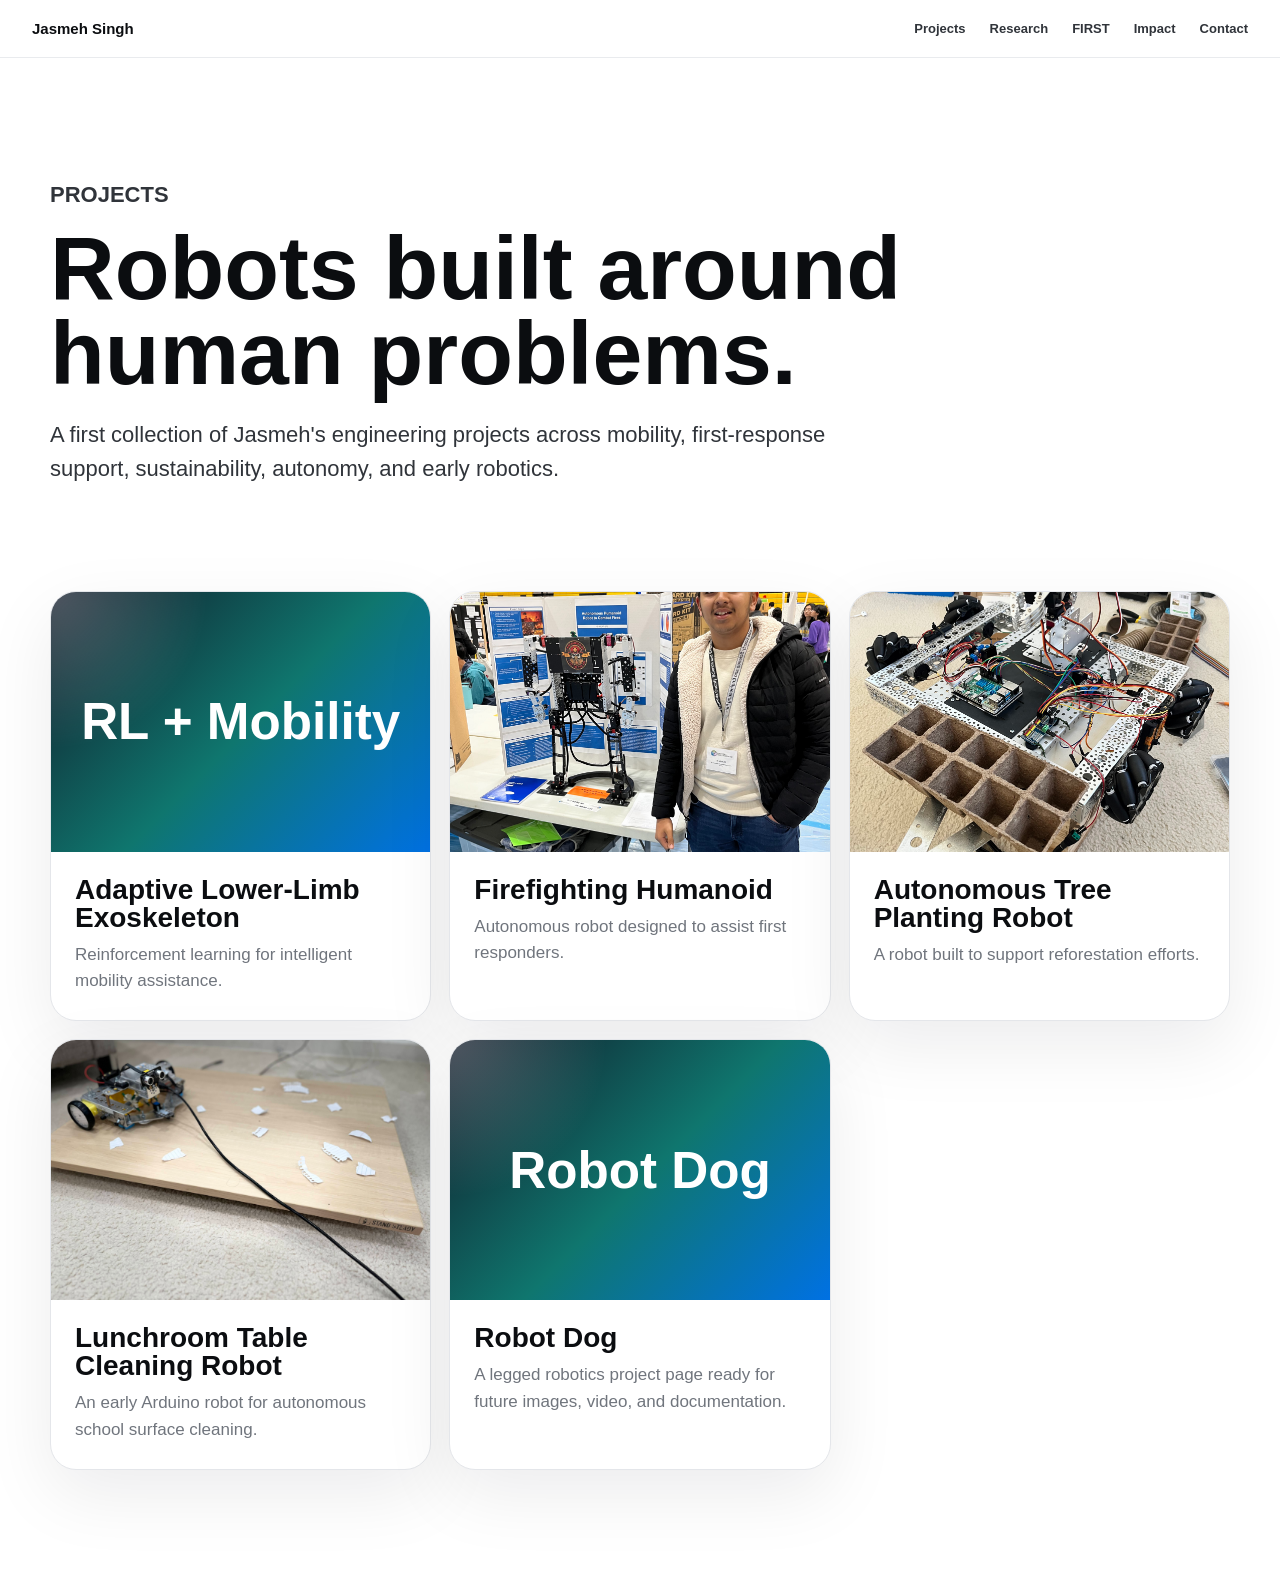
<file: projects/index.html>
<!doctype html>
<html lang="en">
  <head>
    <meta charset="utf-8" />
    <meta name="viewport" content="width=device-width, initial-scale=1" />
    <title>Projects | Jasmeh Singh</title>
    <link rel="stylesheet" href="../styles.css" />
  </head>
  <body>
    <header class="site-header">
      <a class="brand" href="../index.html">Jasmeh Singh</a>
      <nav class="nav" aria-label="Primary navigation">
        <a href="../index.html#projects">Projects</a>
        <a href="../research/index.html">Research</a>
        <a href="../first-robotics.html">FIRST</a>
        <a href="../community-impact.html">Impact</a>
        <a href="../index.html#contact">Contact</a>
      </nav>
    </header>

    <main class="detail-page">
      <section class="detail-hero">
        <p class="eyebrow">Projects</p>
        <h1>Robots built around human problems.</h1>
        <p>
          A first collection of Jasmeh's engineering projects across mobility,
          first-response support, sustainability, autonomy, and early robotics.
        </p>
      </section>

      <section class="detail-grid">
        <a class="detail-card" href="adaptive-lower-limb-exoskeleton.html">
          <div class="project-visual lab-visual"><span>RL + Mobility</span></div>
          <h2>Adaptive Lower-Limb Exoskeleton</h2>
          <p>Reinforcement learning for intelligent mobility assistance.</p>
        </a>
        <a class="detail-card" href="firefighting-humanoid.html">
          <img src="../content/projects/firefighting-humanoid/images/IMG_2344.jpg" alt="Firefighting humanoid robot" />
          <h2>Firefighting Humanoid</h2>
          <p>Autonomous robot designed to assist first responders.</p>
        </a>
        <a class="detail-card" href="tree-planting-robot.html">
          <img src="../content/projects/tree-planting-robot/images/IMG_1695.jpg" alt="Tree planting robot" />
          <h2>Autonomous Tree Planting Robot</h2>
          <p>A robot built to support reforestation efforts.</p>
        </a>
        <a class="detail-card" href="lunchroom-table-cleaning-robot.html">
          <img src="../content/projects/lunchroom-table-cleaning-robot/images/IMG_0668.jpg" alt="Lunchroom table cleaning robot" />
          <h2>Lunchroom Table Cleaning Robot</h2>
          <p>An early Arduino robot for autonomous school surface cleaning.</p>
        </a>
        <a class="detail-card" href="robot-dog.html">
          <div class="project-visual lab-visual"><span>Robot Dog</span></div>
          <h2>Robot Dog</h2>
          <p>A legged robotics project page ready for future images, video, and documentation.</p>
        </a>
      </section>
    </main>
  </body>
</html>
</file>
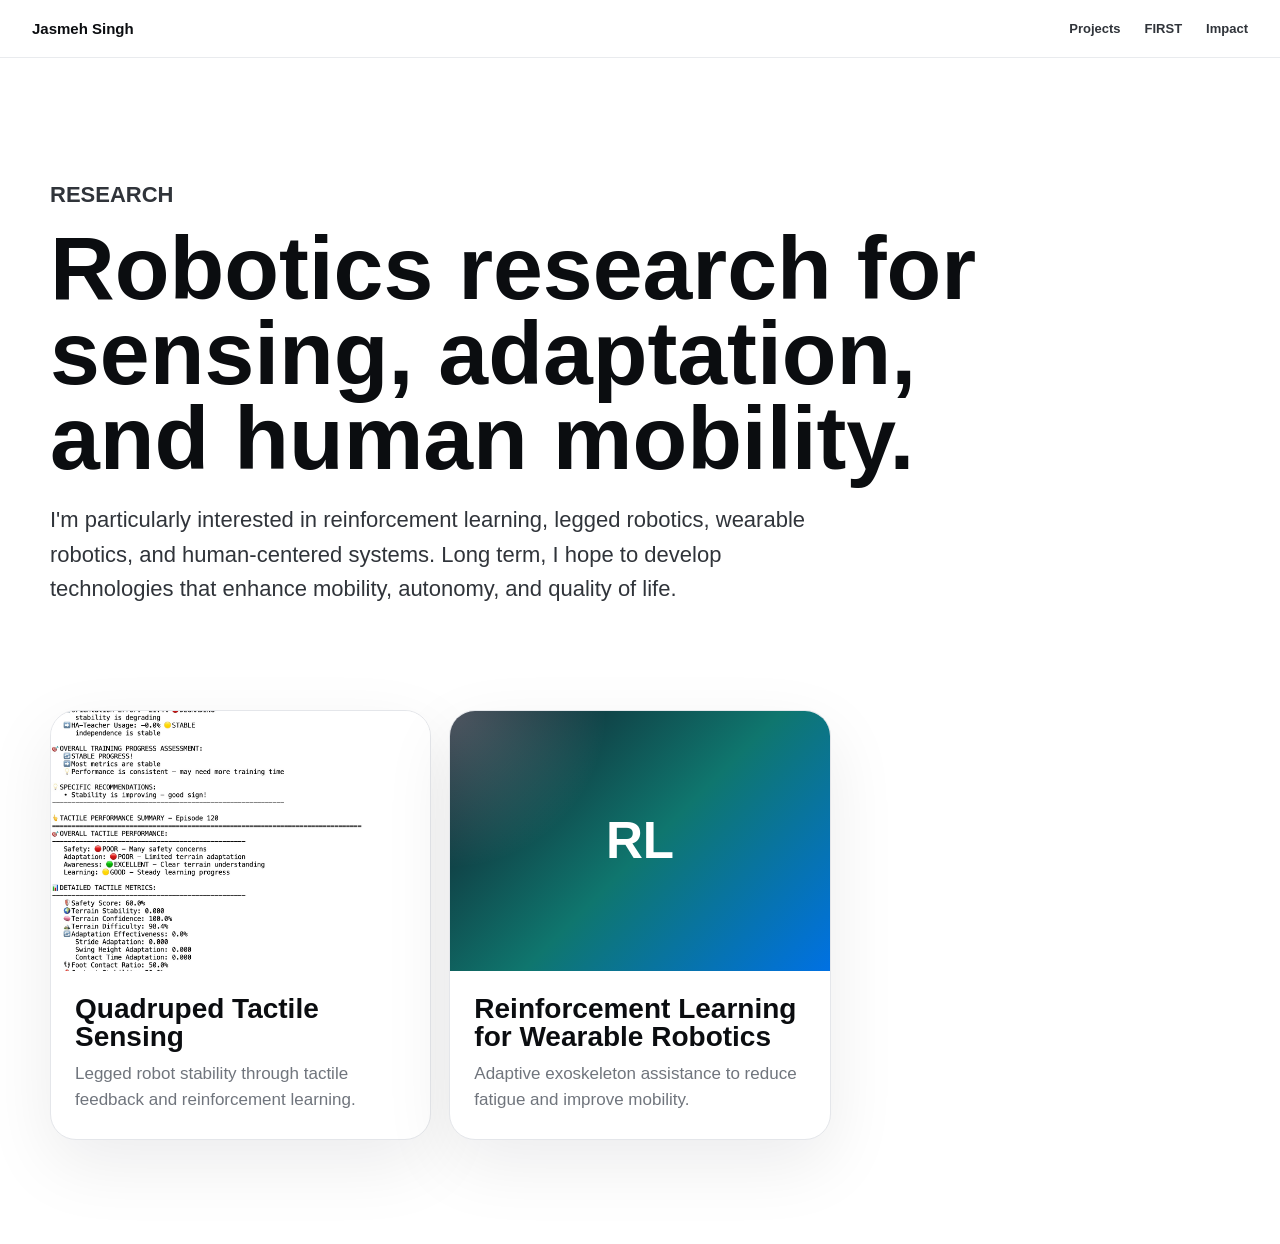
<file: research/index.html>
<!doctype html>
<html lang="en">
  <head>
    <meta charset="utf-8" />
    <meta name="viewport" content="width=device-width, initial-scale=1" />
    <title>Research | Jasmeh Singh</title>
    <link rel="stylesheet" href="../styles.css" />
  </head>
  <body>
    <header class="site-header">
      <a class="brand" href="../index.html">Jasmeh Singh</a>
      <nav class="nav"><a href="../projects/index.html">Projects</a><a href="../first-robotics.html">FIRST</a><a href="../community-impact.html">Impact</a></nav>
    </header>
    <main class="detail-page">
      <section class="detail-hero">
        <p class="eyebrow">Research</p>
        <h1>Robotics research for sensing, adaptation, and human mobility.</h1>
        <p>
          I'm particularly interested in reinforcement learning, legged robotics,
          wearable robotics, and human-centered systems. Long term, I hope to develop
          technologies that enhance mobility, autonomy, and quality of life.
        </p>
      </section>
      <section class="detail-grid">
        <a class="detail-card" href="quadruped-tactile-sensing.html">
          <img src="../content/research/quadruped-tactile-sensing-prof-cao-case-western-uni/images/simulation%20result.jpeg" alt="Quadruped simulation" />
          <h2>Quadruped Tactile Sensing</h2>
          <p>Legged robot stability through tactile feedback and reinforcement learning.</p>
        </a>
        <a class="detail-card" href="rl-wearable-robotics.html">
          <div class="project-visual lab-visual"><span>RL</span></div>
          <h2>Reinforcement Learning for Wearable Robotics</h2>
          <p>Adaptive exoskeleton assistance to reduce fatigue and improve mobility.</p>
        </a>
      </section>
    </main>
  </body>
</html>
</file>
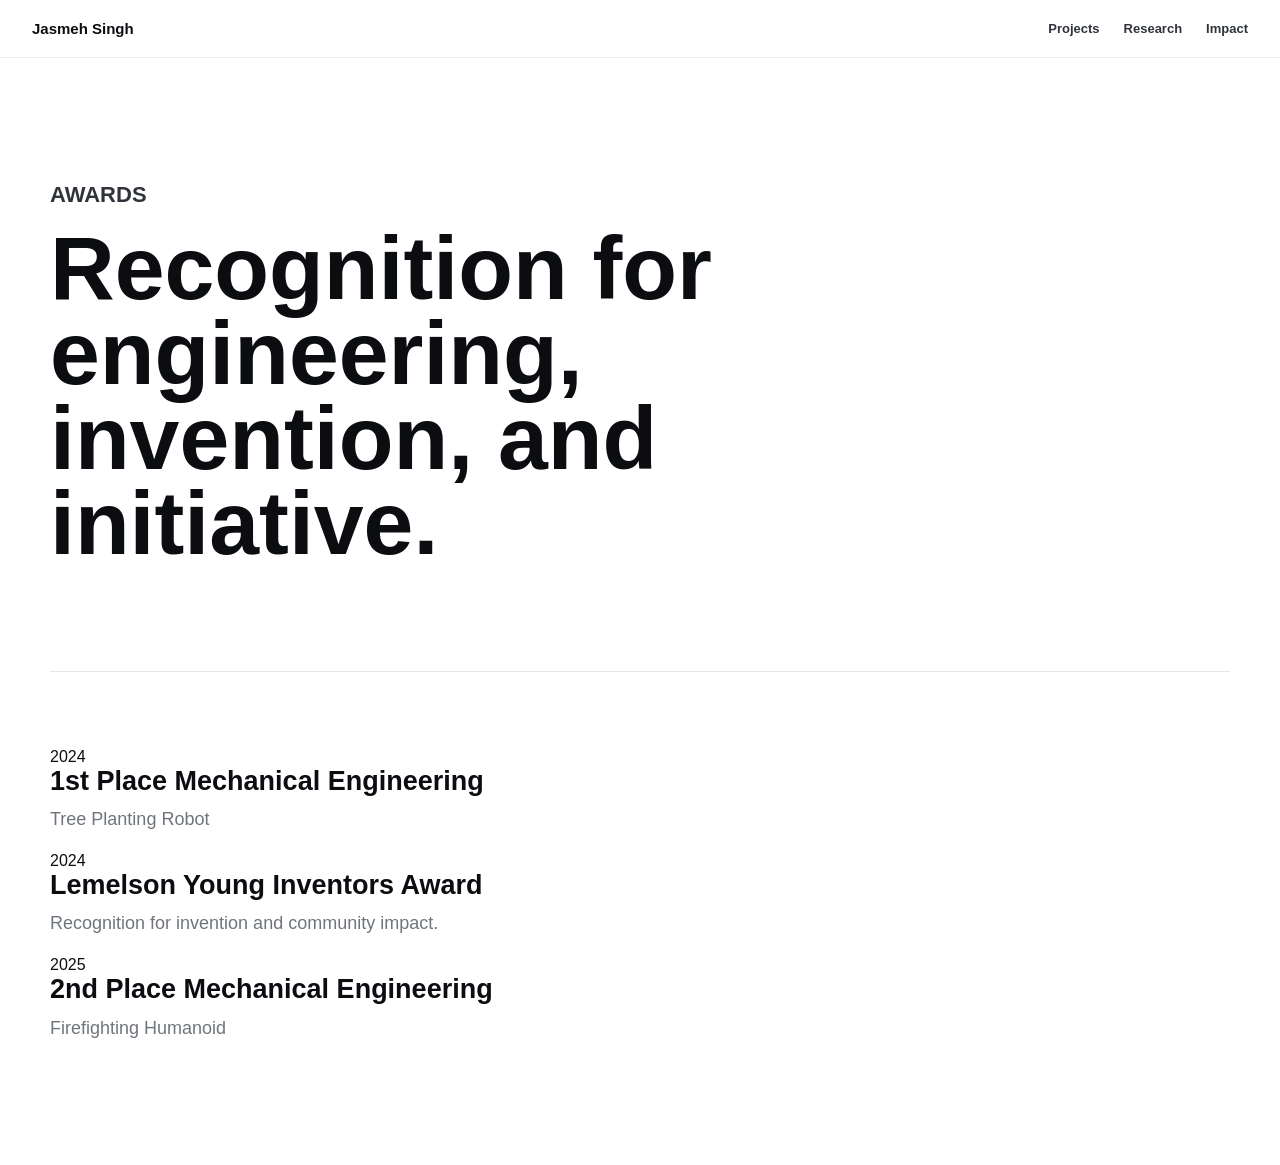
<file: awards.html>
<!doctype html>
<html lang="en">
  <head>
    <meta charset="utf-8" />
    <meta name="viewport" content="width=device-width, initial-scale=1" />
    <title>Awards | Jasmeh Singh</title>
    <link rel="stylesheet" href="styles.css" />
  </head>
  <body>
    <header class="site-header">
      <a class="brand" href="index.html">Jasmeh Singh</a>
      <nav class="nav"><a href="projects/index.html">Projects</a><a href="research/index.html">Research</a><a href="community-impact.html">Impact</a></nav>
    </header>
    <main class="detail-page">
      <section class="detail-hero">
        <p class="eyebrow">Awards</p>
        <h1>Recognition for engineering, invention, and initiative.</h1>
      </section>
      <section class="media-section">
        <div class="award-timeline">
          <article><span>2024</span><h3>1st Place Mechanical Engineering</h3><p>Tree Planting Robot</p></article>
          <article><span>2024</span><h3>Lemelson Young Inventors Award</h3><p>Recognition for invention and community impact.</p></article>
          <article><span>2025</span><h3>2nd Place Mechanical Engineering</h3><p>Firefighting Humanoid</p></article>
        </div>
      </section>
    </main>
  </body>
</html>
</file>
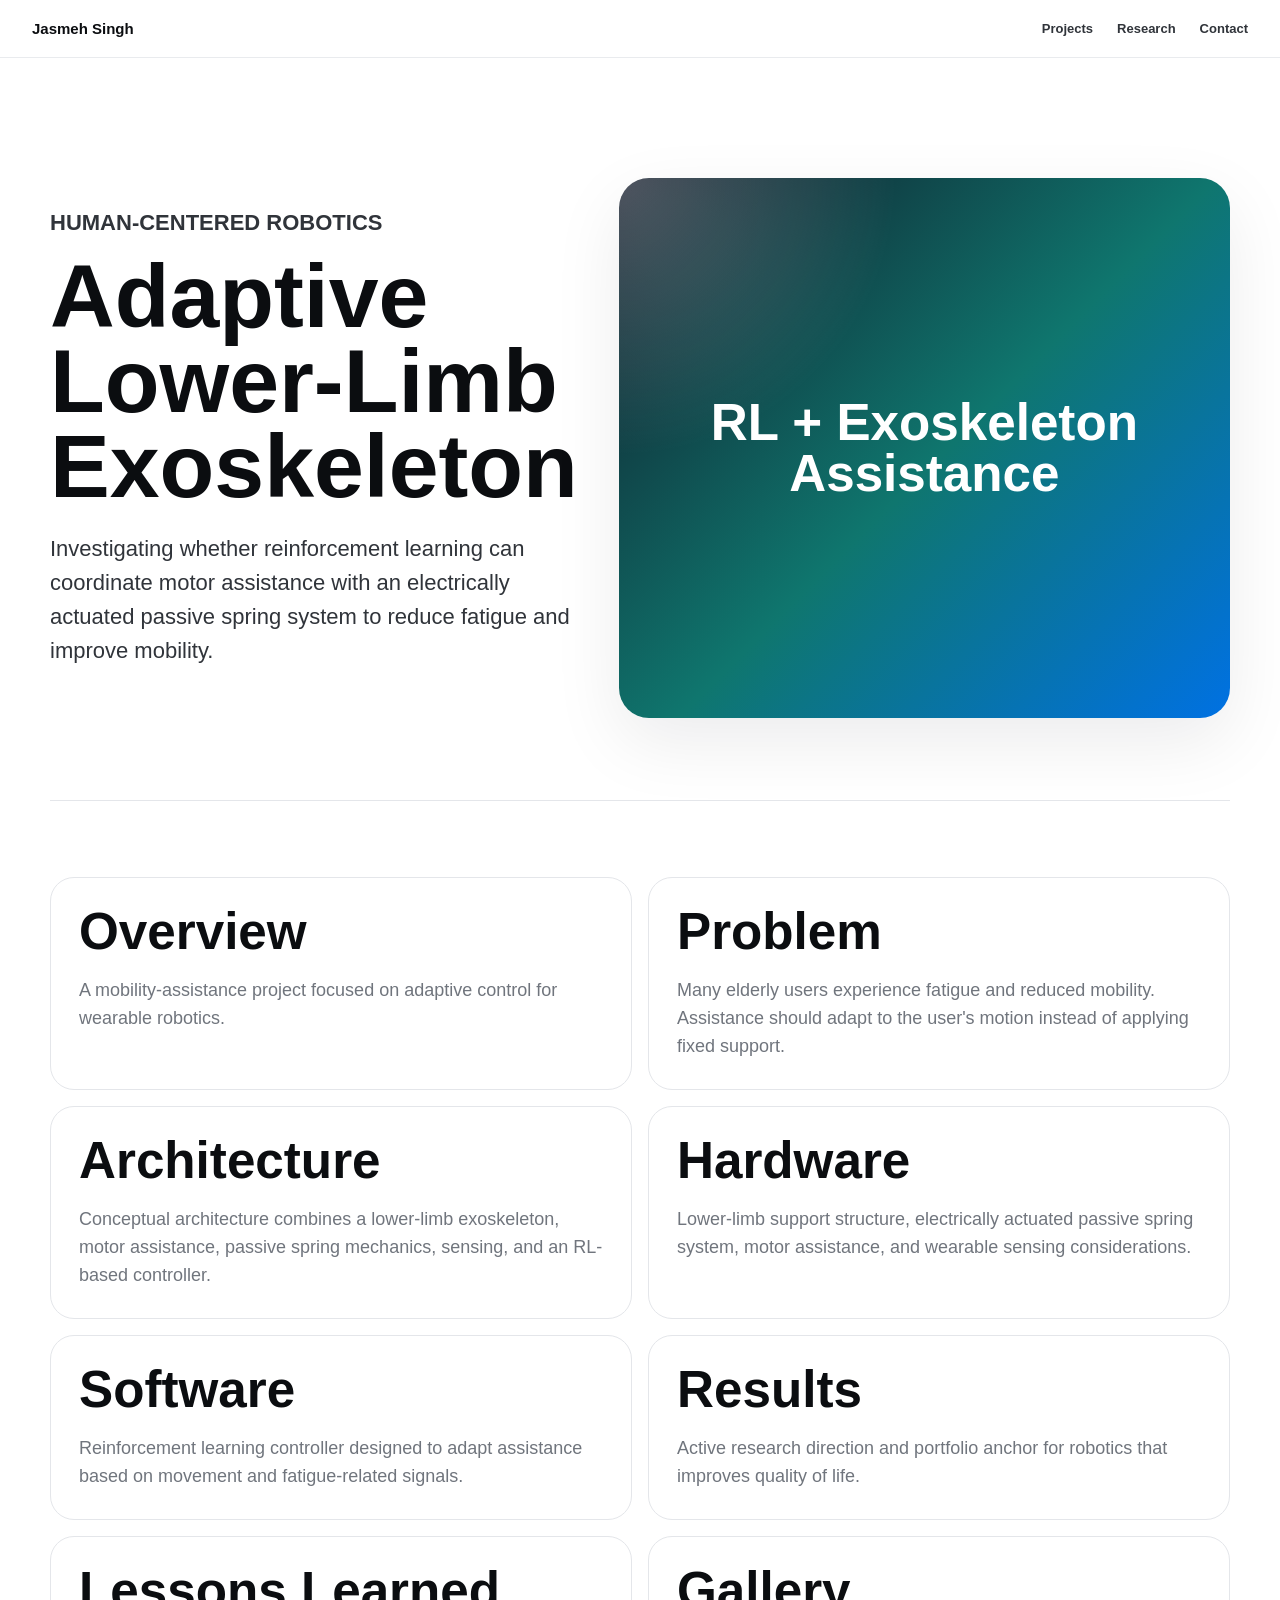
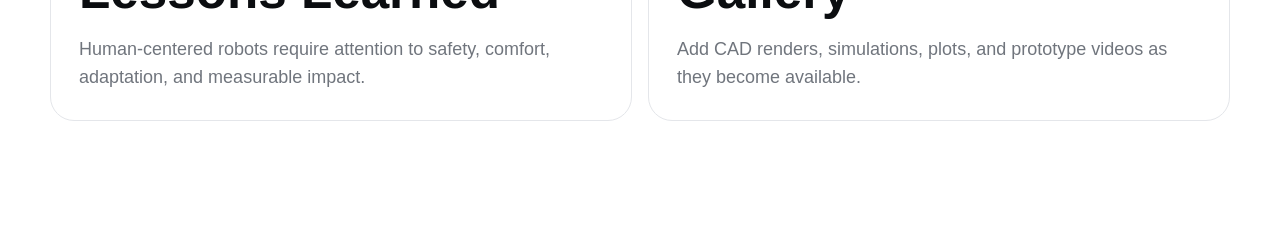
<file: projects/adaptive-lower-limb-exoskeleton.html>
<!doctype html>
<html lang="en">
  <head>
    <meta charset="utf-8" />
    <meta name="viewport" content="width=device-width, initial-scale=1" />
    <title>Adaptive Lower-Limb Exoskeleton | Jasmeh Singh</title>
    <link rel="stylesheet" href="../styles.css" />
  </head>
  <body>
    <header class="site-header">
      <a class="brand" href="../index.html">Jasmeh Singh</a>
      <nav class="nav"><a href="index.html">Projects</a><a href="../research/index.html">Research</a><a href="../index.html#contact">Contact</a></nav>
    </header>
    <main class="detail-page">
      <section class="project-detail-hero">
        <div>
          <p class="eyebrow">Human-Centered Robotics</p>
          <h1>Adaptive Lower-Limb Exoskeleton</h1>
          <p>Investigating whether reinforcement learning can coordinate motor assistance with an electrically actuated passive spring system to reduce fatigue and improve mobility.</p>
        </div>
        <div class="detail-visual">RL + Exoskeleton Assistance</div>
      </section>

      <section class="case-section">
        <div class="case-grid">
          <article class="case-card"><h2>Overview</h2><p>A mobility-assistance project focused on adaptive control for wearable robotics.</p></article>
          <article class="case-card"><h2>Problem</h2><p>Many elderly users experience fatigue and reduced mobility. Assistance should adapt to the user's motion instead of applying fixed support.</p></article>
          <article class="case-card"><h2>Architecture</h2><p>Conceptual architecture combines a lower-limb exoskeleton, motor assistance, passive spring mechanics, sensing, and an RL-based controller.</p></article>
          <article class="case-card"><h2>Hardware</h2><p>Lower-limb support structure, electrically actuated passive spring system, motor assistance, and wearable sensing considerations.</p></article>
          <article class="case-card"><h2>Software</h2><p>Reinforcement learning controller designed to adapt assistance based on movement and fatigue-related signals.</p></article>
          <article class="case-card"><h2>Results</h2><p>Active research direction and portfolio anchor for robotics that improves quality of life.</p></article>
          <article class="case-card"><h2>Lessons Learned</h2><p>Human-centered robots require attention to safety, comfort, adaptation, and measurable impact.</p></article>
          <article class="case-card"><h2>Gallery</h2><p>Add CAD renders, simulations, plots, and prototype videos as they become available.</p></article>
        </div>
      </section>
    </main>
  </body>
</html>
</file>
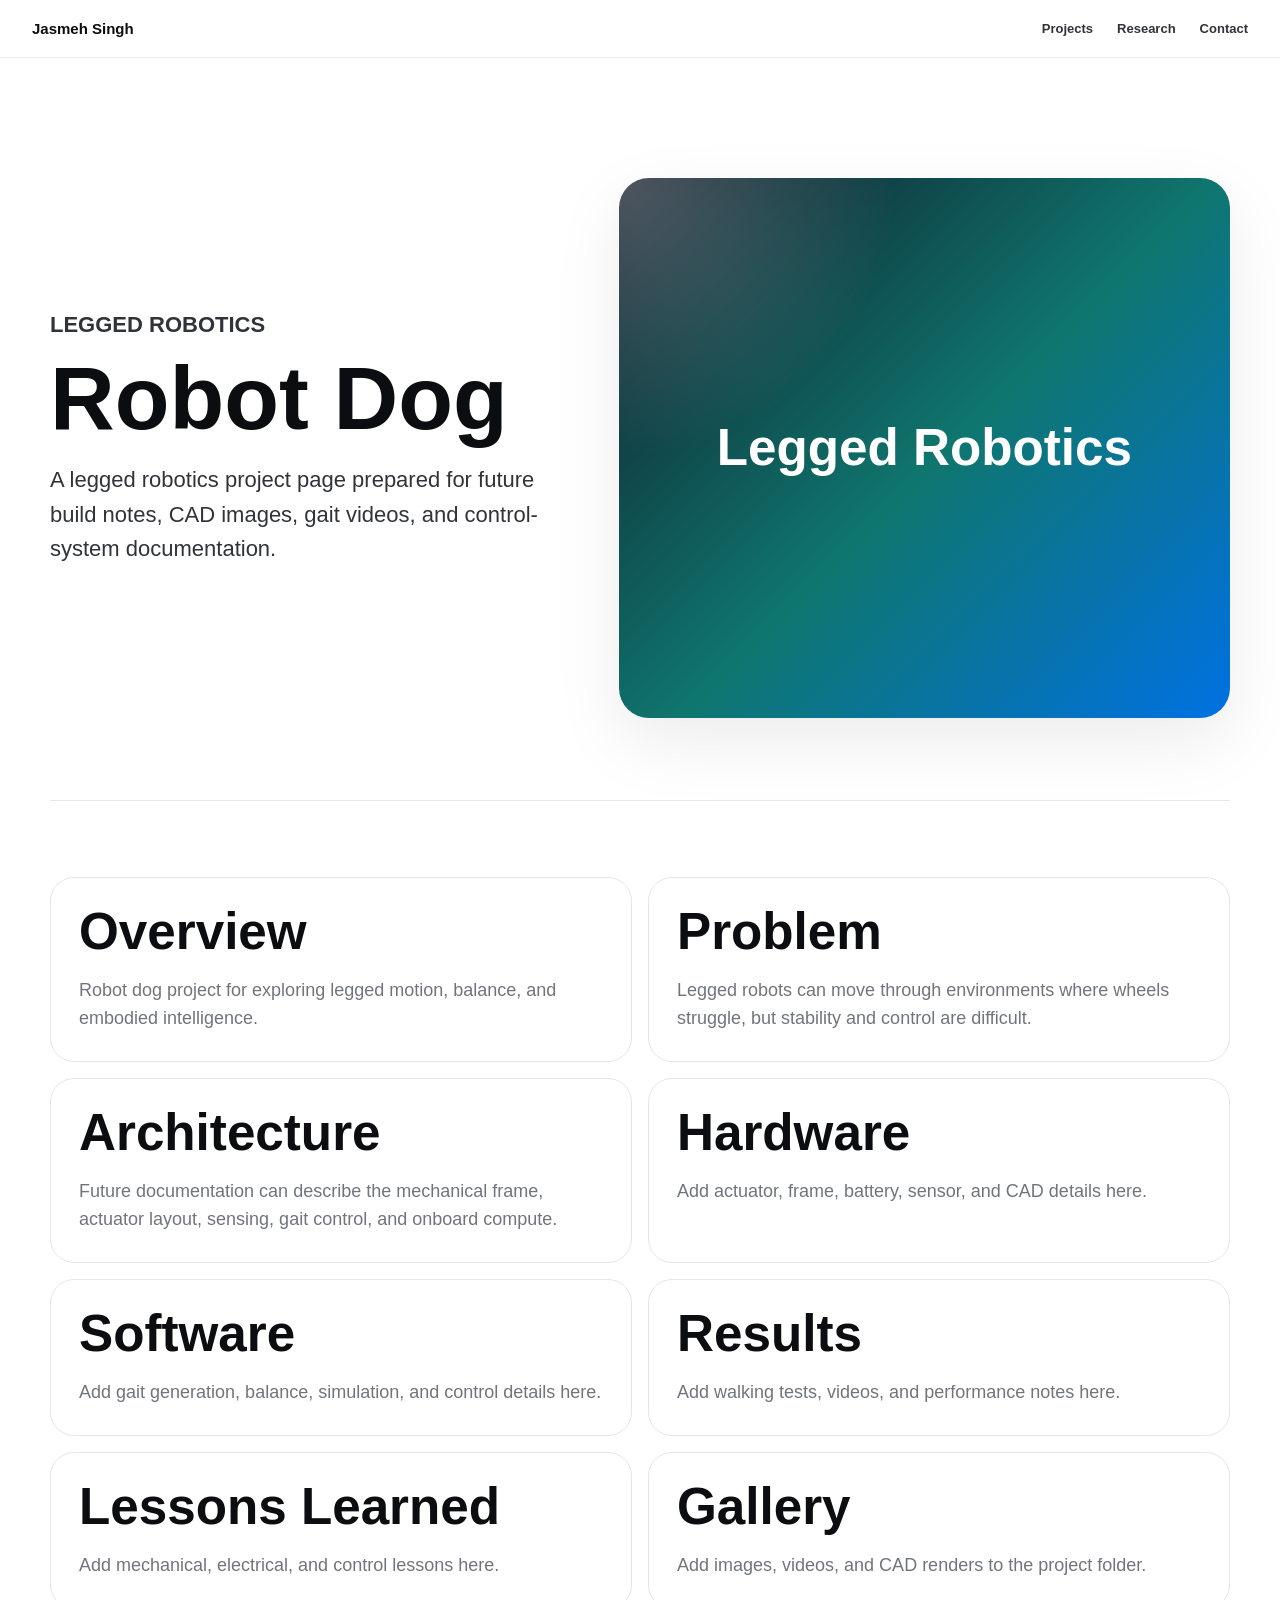
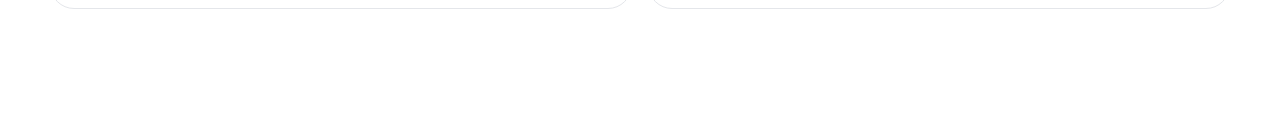
<file: projects/robot-dog.html>
<!doctype html>
<html lang="en">
  <head>
    <meta charset="utf-8" />
    <meta name="viewport" content="width=device-width, initial-scale=1" />
    <title>Robot Dog | Jasmeh Singh</title>
    <link rel="stylesheet" href="../styles.css" />
  </head>
  <body>
    <header class="site-header">
      <a class="brand" href="../index.html">Jasmeh Singh</a>
      <nav class="nav"><a href="index.html">Projects</a><a href="../research/index.html">Research</a><a href="../index.html#contact">Contact</a></nav>
    </header>
    <main class="detail-page">
      <section class="project-detail-hero">
        <div>
          <p class="eyebrow">Legged Robotics</p>
          <h1>Robot Dog</h1>
          <p>A legged robotics project page prepared for future build notes, CAD images, gait videos, and control-system documentation.</p>
        </div>
        <div class="detail-visual">Legged Robotics</div>
      </section>

      <section class="case-section">
        <div class="case-grid">
          <article class="case-card"><h2>Overview</h2><p>Robot dog project for exploring legged motion, balance, and embodied intelligence.</p></article>
          <article class="case-card"><h2>Problem</h2><p>Legged robots can move through environments where wheels struggle, but stability and control are difficult.</p></article>
          <article class="case-card"><h2>Architecture</h2><p>Future documentation can describe the mechanical frame, actuator layout, sensing, gait control, and onboard compute.</p></article>
          <article class="case-card"><h2>Hardware</h2><p>Add actuator, frame, battery, sensor, and CAD details here.</p></article>
          <article class="case-card"><h2>Software</h2><p>Add gait generation, balance, simulation, and control details here.</p></article>
          <article class="case-card"><h2>Results</h2><p>Add walking tests, videos, and performance notes here.</p></article>
          <article class="case-card"><h2>Lessons Learned</h2><p>Add mechanical, electrical, and control lessons here.</p></article>
          <article class="case-card"><h2>Gallery</h2><p>Add images, videos, and CAD renders to the project folder.</p></article>
        </div>
      </section>
    </main>
  </body>
</html>
</file>
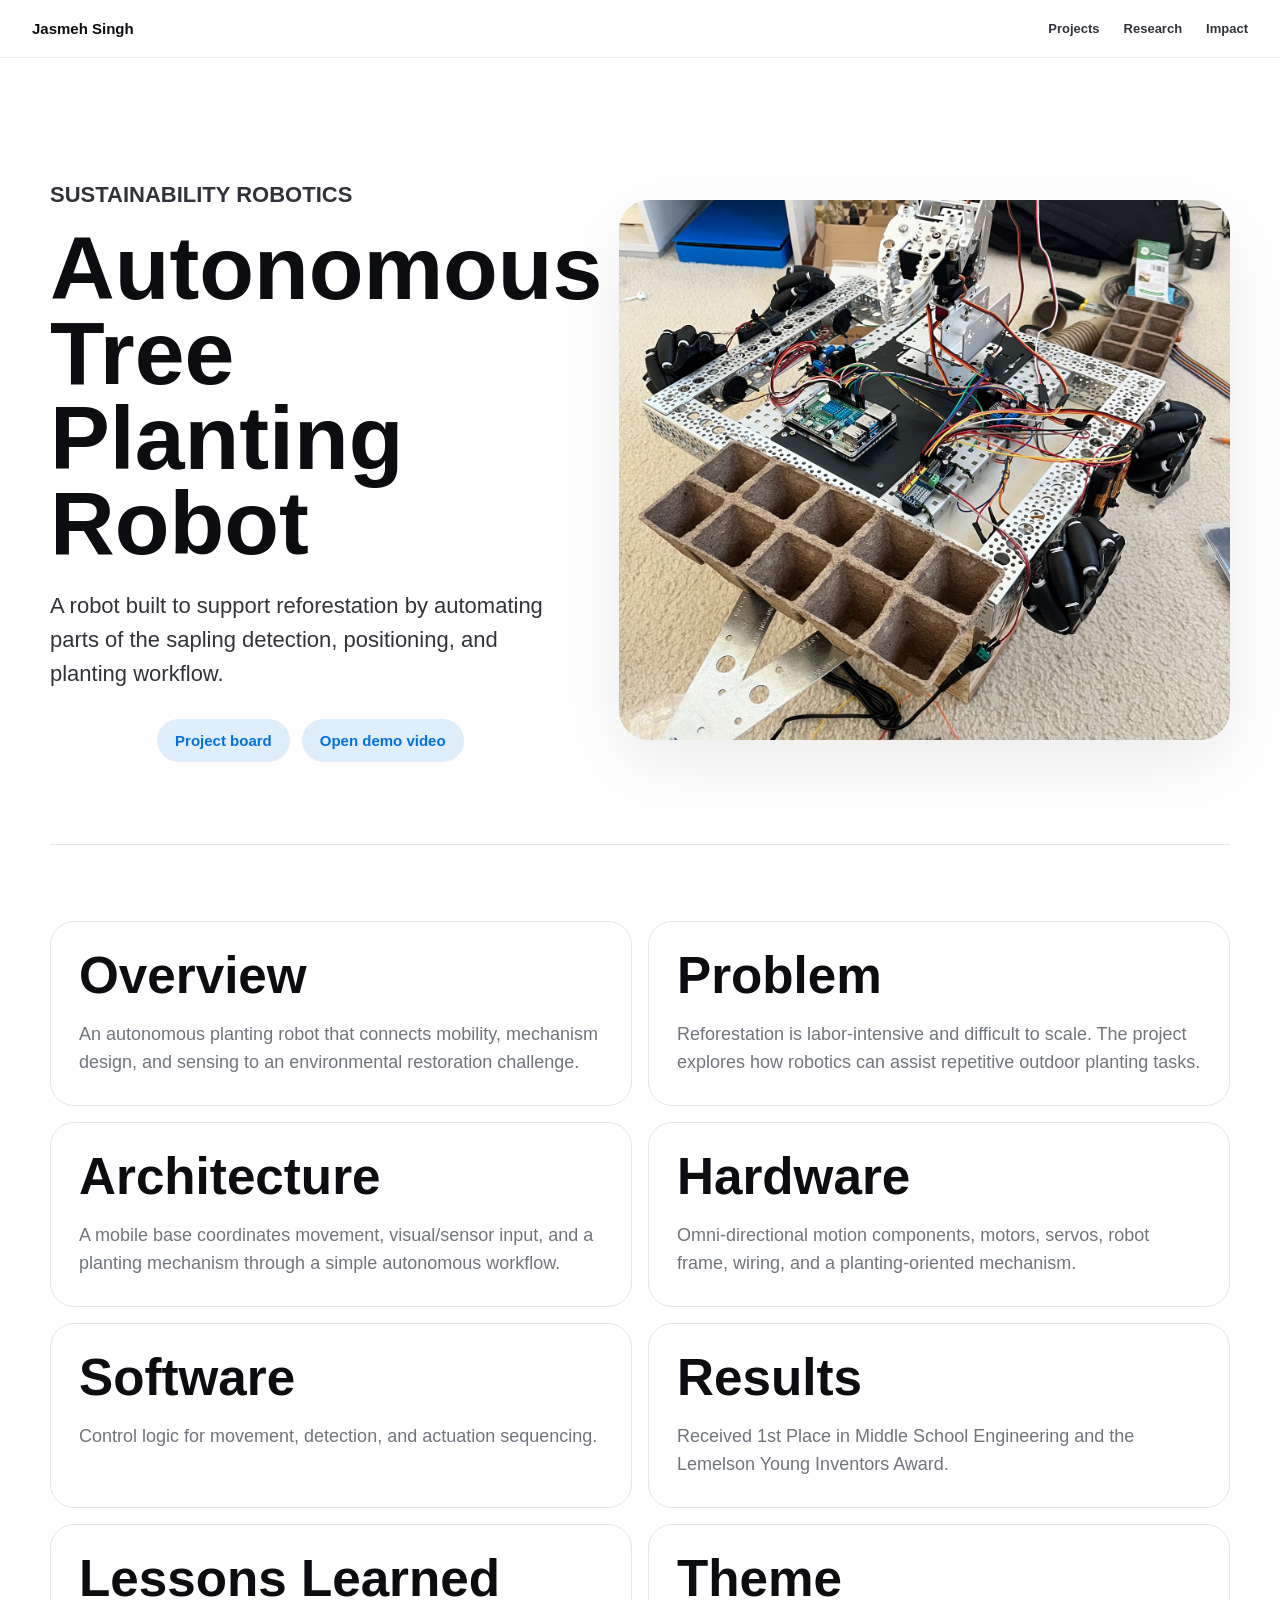
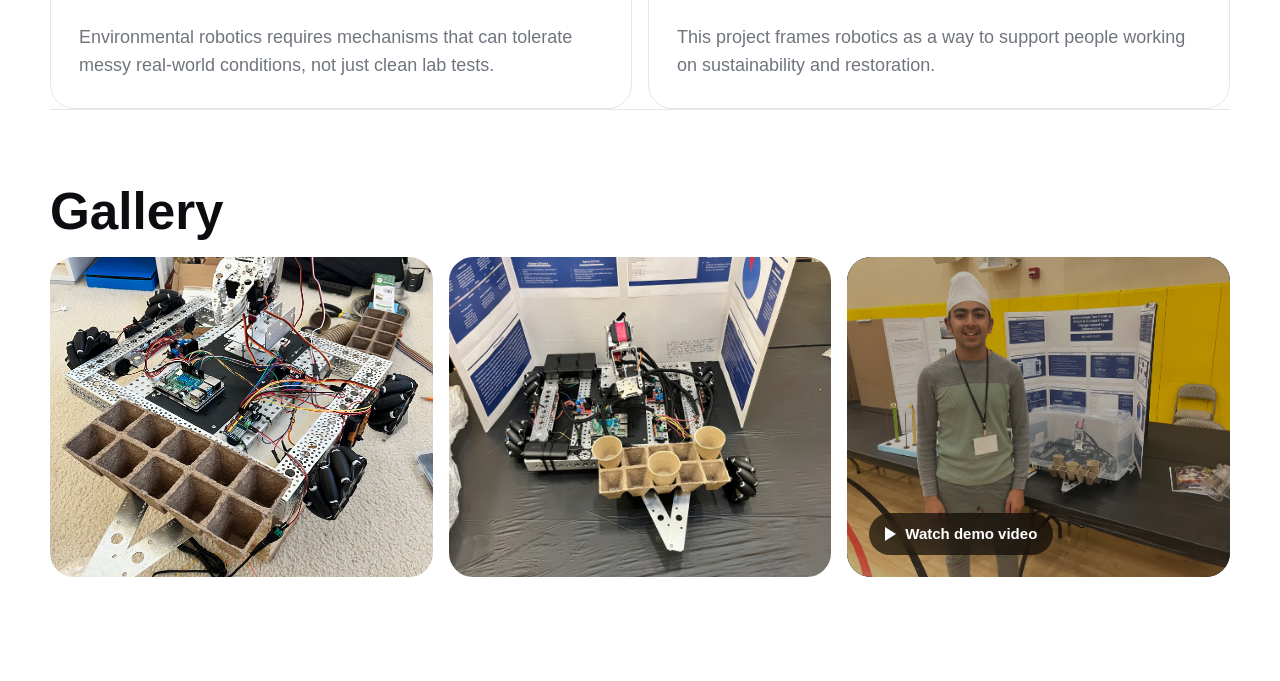
<file: projects/tree-planting-robot.html>
<!doctype html>
<html lang="en">
  <head>
    <meta charset="utf-8" />
    <meta name="viewport" content="width=device-width, initial-scale=1" />
    <title>Autonomous Tree Planting Robot | Jasmeh Singh</title>
    <link rel="stylesheet" href="../styles.css" />
  </head>
  <body>
    <header class="site-header">
      <a class="brand" href="../index.html">Jasmeh Singh</a>
      <nav class="nav"><a href="index.html">Projects</a><a href="../research/index.html">Research</a><a href="../community-impact.html">Impact</a></nav>
    </header>
    <main class="detail-page">
      <section class="project-detail-hero">
        <div>
          <p class="eyebrow">Sustainability Robotics</p>
          <h1>Autonomous Tree Planting Robot</h1>
          <p>A robot built to support reforestation by automating parts of the sapling detection, positioning, and planting workflow.</p>
          <div class="detail-actions">
            <a href="../content/projects/tree-planting-robot/documents/Slides%20for%20Actual%20Board.pdf">Project board</a>
            <a href="../content/projects/tree-planting-robot/videos/IMG_1710.MOV">Open demo video</a>
          </div>
        </div>
        <img src="../content/projects/tree-planting-robot/images/IMG_1695.jpg" alt="Tree planting robot prototype" />
      </section>

      <section class="case-section">
        <div class="case-grid">
          <article class="case-card"><h2>Overview</h2><p>An autonomous planting robot that connects mobility, mechanism design, and sensing to an environmental restoration challenge.</p></article>
          <article class="case-card"><h2>Problem</h2><p>Reforestation is labor-intensive and difficult to scale. The project explores how robotics can assist repetitive outdoor planting tasks.</p></article>
          <article class="case-card"><h2>Architecture</h2><p>A mobile base coordinates movement, visual/sensor input, and a planting mechanism through a simple autonomous workflow.</p></article>
          <article class="case-card"><h2>Hardware</h2><p>Omni-directional motion components, motors, servos, robot frame, wiring, and a planting-oriented mechanism.</p></article>
          <article class="case-card"><h2>Software</h2><p>Control logic for movement, detection, and actuation sequencing.</p></article>
          <article class="case-card"><h2>Results</h2><p>Received 1st Place in Middle School Engineering and the Lemelson Young Inventors Award.</p></article>
          <article class="case-card"><h2>Lessons Learned</h2><p>Environmental robotics requires mechanisms that can tolerate messy real-world conditions, not just clean lab tests.</p></article>
          <article class="case-card"><h2>Theme</h2><p>This project frames robotics as a way to support people working on sustainability and restoration.</p></article>
        </div>
      </section>

      <section class="media-section">
        <h2>Gallery</h2>
        <div class="media-grid">
          <img src="../content/projects/tree-planting-robot/images/IMG_1695.jpg" alt="Tree planting robot build" />
          <img src="../content/projects/tree-planting-robot/images/IMG_1711.jpg" alt="Tree planting robot display" />
          <a class="video-card" href="../content/projects/tree-planting-robot/videos/IMG_1710.MOV" aria-label="Open autonomous tree planting robot demo video">
            <img src="../content/projects/tree-planting-robot/images/IMG_1712.jpg" alt="Autonomous tree planting robot demo preview" />
            <span>Watch demo video</span>
          </a>
        </div>
      </section>
    </main>
  </body>
</html>
</file>
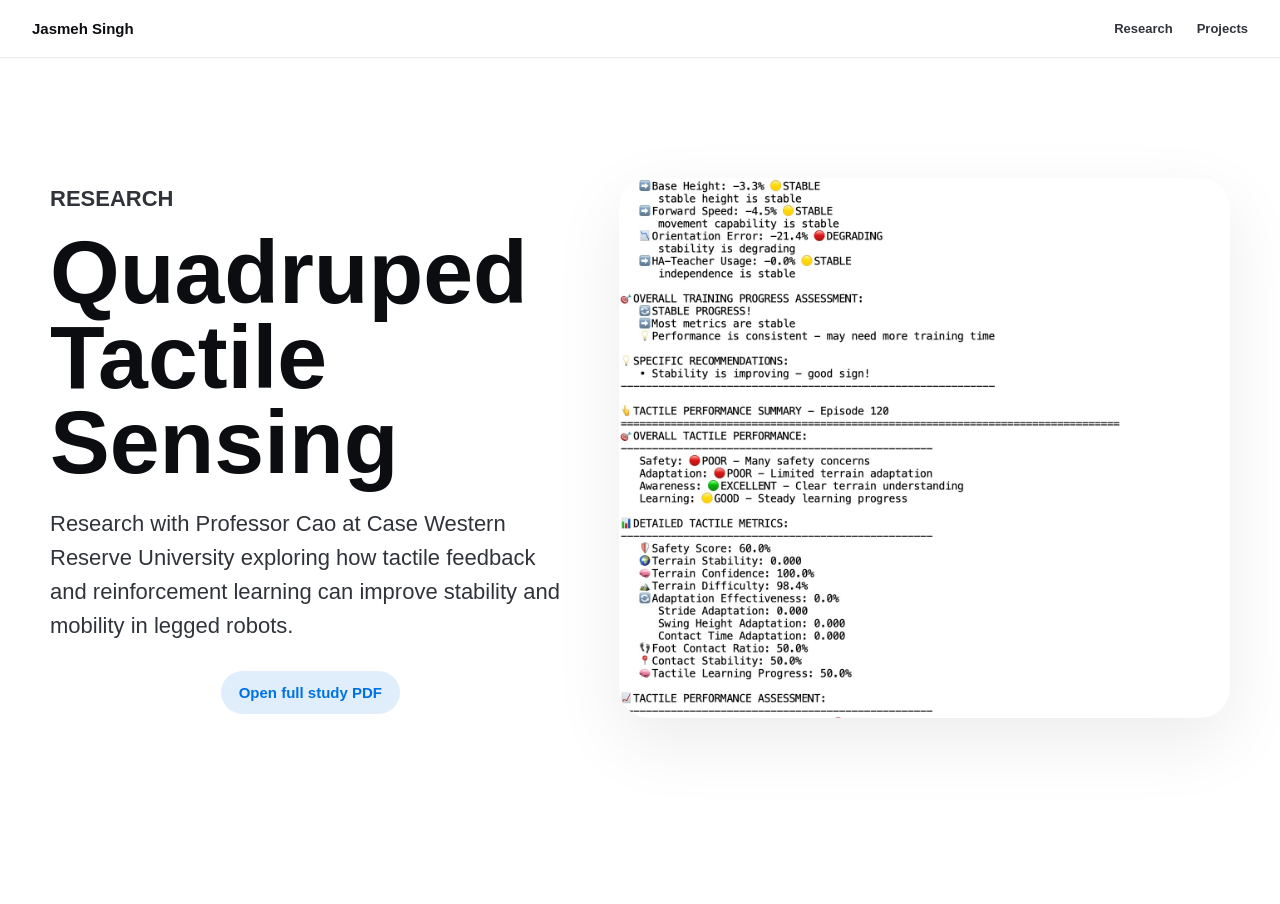
<file: research/quadruped-tactile-sensing.html>
<!doctype html>
<html lang="en">
  <head>
    <meta charset="utf-8" />
    <meta name="viewport" content="width=device-width, initial-scale=1" />
    <title>Quadruped Tactile Sensing | Jasmeh Singh</title>
    <link rel="stylesheet" href="../styles.css" />
  </head>
  <body>
    <header class="site-header">
      <a class="brand" href="../index.html">Jasmeh Singh</a>
      <nav class="nav"><a href="index.html">Research</a><a href="../projects/index.html">Projects</a></nav>
    </header>
    <main class="detail-page">
      <section class="project-detail-hero">
        <div>
          <p class="eyebrow">Research</p>
          <h1>Quadruped Tactile Sensing</h1>
          <p>Research with Professor Cao at Case Western Reserve University exploring how tactile feedback and reinforcement learning can improve stability and mobility in legged robots.</p>
          <div class="detail-actions">
            <a href="../content/research/quadruped-tactile-sensing-prof-cao-case-western-uni/publications/Full%20study.pdf">Open full study PDF</a>
          </div>
        </div>
        <img src="../content/research/quadruped-tactile-sensing-prof-cao-case-western-uni/images/simulation%20result.jpeg" alt="Quadruped tactile sensing simulation" />
      </section>
    </main>
  </body>
</html>
</file>
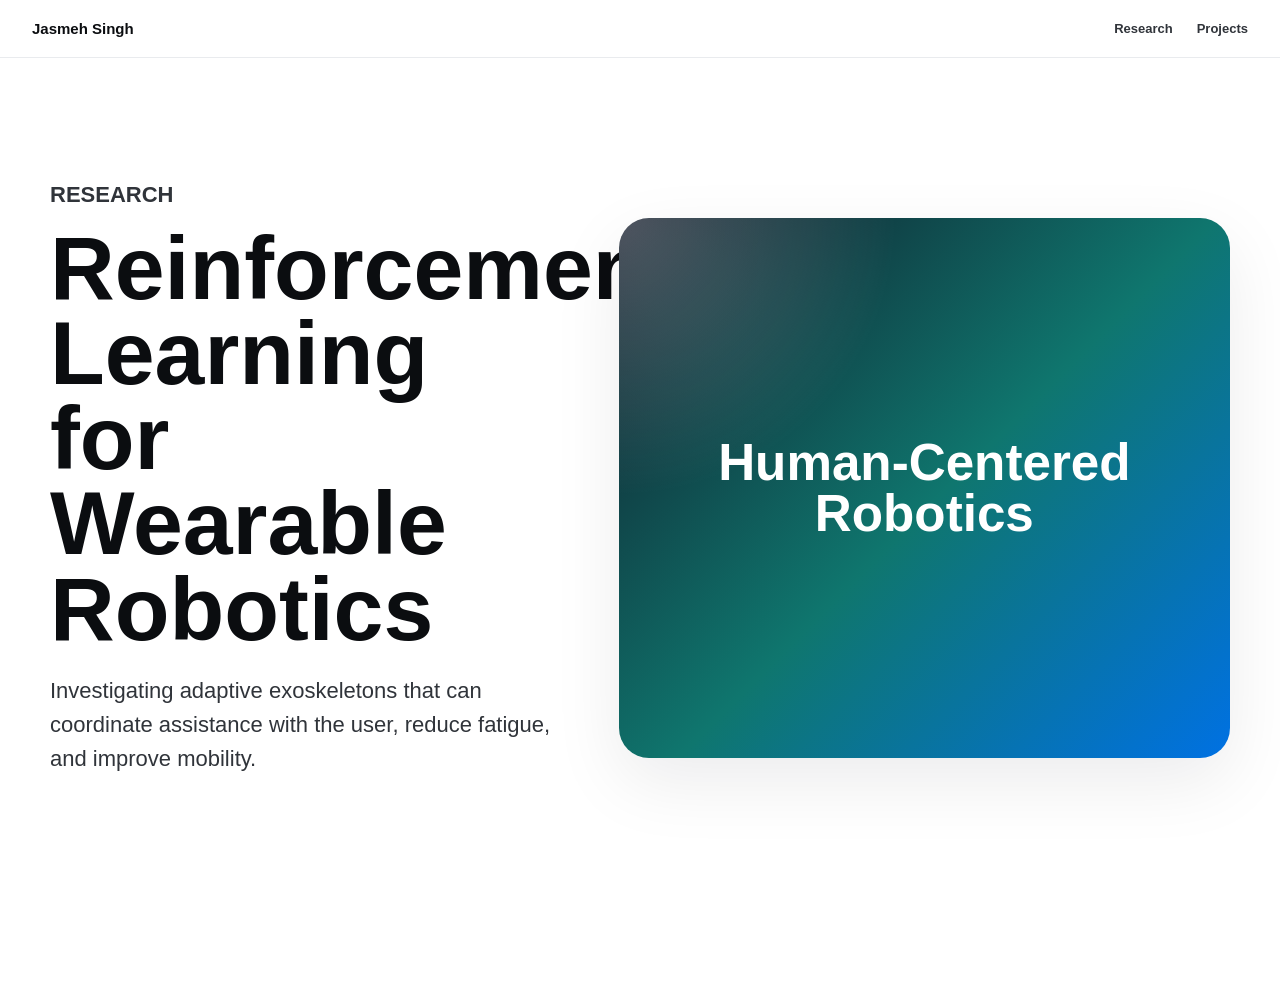
<file: research/rl-wearable-robotics.html>
<!doctype html>
<html lang="en">
  <head>
    <meta charset="utf-8" />
    <meta name="viewport" content="width=device-width, initial-scale=1" />
    <title>RL for Wearable Robotics | Jasmeh Singh</title>
    <link rel="stylesheet" href="../styles.css" />
  </head>
  <body>
    <header class="site-header">
      <a class="brand" href="../index.html">Jasmeh Singh</a>
      <nav class="nav"><a href="index.html">Research</a><a href="../projects/index.html">Projects</a></nav>
    </header>
    <main class="detail-page">
      <section class="project-detail-hero">
        <div>
          <p class="eyebrow">Research</p>
          <h1>Reinforcement Learning for Wearable Robotics</h1>
          <p>Investigating adaptive exoskeletons that can coordinate assistance with the user, reduce fatigue, and improve mobility.</p>
        </div>
        <div class="detail-visual">Human-Centered Robotics</div>
      </section>
    </main>
  </body>
</html>
</file>
<file: styles.css>
:root {
  color-scheme: light dark;
  --bg: #ffffff;
  --bg-soft: #f5f5f7;
  --panel: #ffffff;
  --ink: #0b0d10;
  --ink-soft: #30343a;
  --muted: #70757d;
  --line: #e4e6ea;
  --accent: #0071e3;
  --accent-2: #0f766e;
  --shadow: 0 24px 70px rgba(13, 17, 23, 0.08);
  --radius: 24px;
  --max: 1180px;
}

@media (prefers-color-scheme: dark) {
  :root {
    --bg: #050608;
    --bg-soft: #101216;
    --panel: #15181d;
    --ink: #f5f7fb;
    --ink-soft: #d5dae2;
    --muted: #9aa3af;
    --line: #262b33;
    --accent: #66aaff;
    --accent-2: #65d6c7;
    --shadow: 0 24px 80px rgba(0, 0, 0, 0.35);
  }
}

* {
  box-sizing: border-box;
}

html {
  scroll-behavior: smooth;
}

body {
  margin: 0;
  color: var(--ink);
  background: var(--bg);
  font-family: -apple-system, BlinkMacSystemFont, "SF Pro Display", "SF Pro Text",
    "Helvetica Neue", Arial, sans-serif;
  letter-spacing: 0;
}

img,
video {
  display: block;
  max-width: 100%;
}

a {
  color: inherit;
  text-decoration: none;
}

.site-header {
  position: sticky;
  top: 0;
  z-index: 20;
  display: flex;
  align-items: center;
  justify-content: space-between;
  min-height: 58px;
  padding: 0 32px;
  background: color-mix(in srgb, var(--bg) 86%, transparent);
  border-bottom: 1px solid color-mix(in srgb, var(--line) 80%, transparent);
  backdrop-filter: blur(22px);
}

.brand {
  font-size: 15px;
  font-weight: 760;
}

.nav {
  display: flex;
  gap: 24px;
  color: var(--ink-soft);
  font-size: 13px;
  font-weight: 580;
}

.nav a:hover {
  color: var(--accent);
}

.hero {
  width: min(var(--max), calc(100% - 48px));
  margin: 0 auto;
  padding: 86px 0;
}

.lab-hero {
  display: grid;
  grid-template-columns: minmax(0, 1fr) minmax(360px, 0.72fr);
  gap: 72px;
  align-items: center;
  min-height: calc(100vh - 58px);
}

.hero-copy {
  max-width: 650px;
}

.eyebrow,
.label {
  margin: 0 0 14px;
  color: var(--accent);
  font-size: 12px;
  font-weight: 850;
  letter-spacing: 0;
  text-transform: uppercase;
}

h1,
h2,
h3,
p {
  margin-top: 0;
}

h1 {
  margin-bottom: 24px;
  font-size: clamp(56px, 7.6vw, 118px);
  line-height: 0.92;
  letter-spacing: 0;
}

h2 {
  margin-bottom: 20px;
  font-size: clamp(38px, 5vw, 70px);
  line-height: 1;
  letter-spacing: 0;
}

h3 {
  margin-bottom: 10px;
  font-size: 27px;
  line-height: 1.13;
  letter-spacing: 0;
}

p {
  color: var(--muted);
  font-size: 18px;
  line-height: 1.55;
}

.hero-lede {
  max-width: 610px;
  color: var(--ink-soft);
  font-size: 22px;
  line-height: 1.42;
}

.hero-actions {
  display: flex;
  flex-wrap: wrap;
  gap: 12px;
  margin-top: 34px;
}

.button {
  display: inline-flex;
  align-items: center;
  justify-content: center;
  min-height: 44px;
  padding: 0 22px;
  border-radius: 999px;
  font-size: 15px;
  font-weight: 760;
}

.button.primary {
  color: #fff;
  background: var(--accent);
}

.button.secondary,
.contact-links a,
.detail-actions a {
  color: var(--accent);
  background: color-mix(in srgb, var(--accent) 12%, var(--panel));
}

.hero-portrait {
  position: relative;
}

.hero-portrait::before {
  content: "";
  position: absolute;
  inset: 10% -10% -8% 8%;
  border-radius: 42px;
  background: var(--bg-soft);
}

.hero-portrait img {
  position: relative;
  width: 100%;
  height: min(660px, calc(100vh - 150px));
  min-height: 480px;
  object-fit: cover;
  object-position: center;
  border-radius: 36px;
  box-shadow: var(--shadow);
}

.thesis {
  padding: 100px max(24px, calc((100vw - var(--max)) / 2));
  background: var(--bg-soft);
  text-align: center;
}

.thesis h2 {
  max-width: 1040px;
  margin: 0 auto;
}

.story-strip {
  display: grid;
  grid-template-columns: repeat(4, minmax(0, 1fr));
  gap: 1px;
  background: var(--line);
  border-top: 1px solid var(--line);
  border-bottom: 1px solid var(--line);
}

.story-strip article {
  padding: 34px;
  background: var(--bg);
}

.story-strip span,
.research-row span,
.timeline-line span {
  display: block;
  margin-bottom: 18px;
  color: var(--accent);
  font-size: 13px;
  font-weight: 860;
}

.story-strip p {
  margin-bottom: 0;
  font-size: 16px;
}

.about-section {
  display: grid;
  grid-template-columns: 0.78fr 1.22fr;
  gap: 54px;
  border-top: 1px solid var(--line);
}

.about-copy p {
  color: var(--ink-soft);
  font-size: 28px;
  line-height: 1.32;
  font-weight: 680;
}

.section,
.detail-page {
  width: min(var(--max), calc(100% - 48px));
  margin: 0 auto;
  padding: 104px 0;
}

.section-heading {
  max-width: 820px;
  margin-bottom: 42px;
}

.section-heading.centered {
  margin-right: auto;
  margin-left: auto;
  text-align: center;
}

.premium-grid {
  display: grid;
  grid-template-columns: 1.15fr 0.85fr;
  gap: 18px;
}

.feature-tile {
  display: grid;
  overflow: hidden;
  min-height: 460px;
  border: 1px solid var(--line);
  border-radius: 28px;
  background: var(--panel);
  box-shadow: var(--shadow);
}

.feature-tile.large {
  grid-row: span 2;
  padding: 34px;
}

.feature-tile:not(.large) {
  grid-template-columns: 0.9fr 1.1fr;
  align-items: center;
  min-height: 220px;
}

.feature-tile img {
  width: 100%;
  height: 100%;
  min-height: 220px;
  object-fit: cover;
}

.feature-tile > div:not(.abstract-visual) {
  padding: 28px;
}

.abstract-visual,
.detail-visual,
.project-visual {
  display: grid;
  place-items: center;
  color: #fff;
  background:
    radial-gradient(circle at top left, rgba(255, 255, 255, 0.26), transparent 34%),
    linear-gradient(135deg, #111827 0%, #0f766e 52%, #0071e3 100%);
  font-size: clamp(30px, 4vw, 58px);
  line-height: 1;
  font-weight: 900;
  text-align: center;
}

.feature-tile.large .abstract-visual {
  min-height: 320px;
  margin-top: auto;
  border-radius: 22px;
}

.split-section {
  display: grid;
  grid-template-columns: 0.8fr 1.2fr;
  gap: 54px;
  border-top: 1px solid var(--line);
}

.research-list {
  display: grid;
  gap: 1px;
  overflow: hidden;
  border: 1px solid var(--line);
  border-radius: 28px;
  background: var(--line);
}

.research-row {
  display: grid;
  grid-template-columns: 64px 1fr;
  gap: 24px;
  padding: 30px;
  background: var(--panel);
}

.research-row p {
  margin-bottom: 0;
}

.section-link {
  display: inline-flex;
  margin-top: 14px;
  color: var(--accent);
  font-size: 18px;
  font-weight: 770;
}

.section-link::after {
  content: " ->";
}

.media-band {
  display: grid;
  grid-template-columns: minmax(0, 1.05fr) minmax(0, 0.95fr);
  gap: 46px;
  align-items: center;
  border-top: 1px solid var(--line);
}

.media-band video,
.project-detail-hero img,
.project-detail-hero video {
  width: 100%;
  height: 540px;
  object-fit: cover;
  border-radius: 30px;
  background: #000;
  box-shadow: var(--shadow);
}

.media-band p {
  max-width: 560px;
  font-size: 20px;
}

.impact-section {
  padding: 104px max(24px, calc((100vw - var(--max)) / 2));
  background: var(--bg-soft);
}

.impact-gallery {
  display: grid;
  grid-template-columns: 1.15fr 0.92fr 0.92fr;
  gap: 16px;
}

.impact-gallery img {
  width: 100%;
  height: 420px;
  object-fit: cover;
  border-radius: 26px;
}

.impact-video-strip {
  display: grid;
  grid-template-columns: repeat(3, minmax(0, 1fr));
  gap: 16px;
  margin-top: 16px;
}

.impact-video-strip video,
.impact-video-strip img {
  width: 100%;
  height: 280px;
  object-fit: cover;
  border-radius: 24px;
  background: #000;
}

.impact-video-strip .workshop-teaching-photo,
.media-grid .workshop-teaching-photo {
  object-position: center 18%;
}

.metrics {
  display: grid;
  grid-template-columns: repeat(3, minmax(0, 1fr));
  gap: 16px;
  margin-top: 16px;
}

.metrics div {
  padding: 30px;
  border: 1px solid var(--line);
  border-radius: 24px;
  background: var(--panel);
  text-align: center;
}

.metrics strong {
  display: block;
  color: var(--ink);
  font-size: 58px;
  line-height: 1;
}

.metrics span {
  display: block;
  margin-top: 10px;
  color: var(--muted);
  font-size: 16px;
  font-weight: 760;
  text-transform: uppercase;
}

.awards {
  border-top: 1px solid var(--line);
}

.timeline-line {
  display: grid;
  grid-template-columns: repeat(3, minmax(0, 1fr));
  gap: 16px;
}

.timeline-line a {
  padding: 30px;
  border: 1px solid var(--line);
  border-radius: 24px;
  background: var(--panel);
}

.timeline-line strong,
.timeline-line em {
  display: block;
}

.timeline-line strong {
  margin-bottom: 12px;
  font-size: 23px;
  line-height: 1.15;
}

.timeline-line em {
  color: var(--muted);
  font-style: normal;
}

.skills-section {
  border-top: 1px solid var(--line);
}

.skills-grid {
  display: grid;
  grid-template-columns: repeat(3, minmax(0, 1fr));
  gap: 16px;
}

.skills-grid article {
  min-height: 170px;
  padding: 26px;
  border: 1px solid var(--line);
  border-radius: 24px;
  background: var(--panel);
  box-shadow: var(--shadow);
}

.skills-grid span {
  display: block;
  margin-bottom: 20px;
  color: var(--accent);
  font-size: 13px;
  font-weight: 850;
  text-transform: uppercase;
}

.skills-grid p {
  margin: 0;
  color: var(--ink-soft);
  font-size: 22px;
  line-height: 1.28;
  font-weight: 720;
}

.contact {
  padding: 104px max(24px, calc((100vw - var(--max)) / 2));
  text-align: center;
}

.contact h2 {
  max-width: 900px;
  margin-right: auto;
  margin-left: auto;
}

.contact-links,
.detail-actions {
  display: flex;
  flex-wrap: wrap;
  justify-content: center;
  gap: 12px;
  margin-top: 28px;
}

.contact-links a,
.detail-actions a {
  min-width: 112px;
  padding: 13px 18px;
  border-radius: 999px;
  font-size: 15px;
  font-weight: 780;
}

.footer {
  display: flex;
  justify-content: space-between;
  gap: 18px;
  padding: 26px 32px;
  border-top: 1px solid var(--line);
}

.footer p,
.footer a {
  margin: 0;
  color: var(--muted);
  font-size: 14px;
}

.detail-page {
  padding-top: 78px;
}

.detail-hero,
.project-detail-hero {
  padding: 42px 0 82px;
}

.detail-hero {
  max-width: 980px;
}

.detail-hero h1,
.project-detail-hero h1 {
  margin-bottom: 22px;
  font-size: clamp(50px, 7vw, 96px);
  line-height: 0.95;
}

.detail-hero p,
.project-detail-hero p {
  max-width: 780px;
  color: var(--ink-soft);
  font-size: 22px;
}

.project-detail-hero {
  display: grid;
  grid-template-columns: minmax(0, 0.92fr) minmax(0, 1.08fr);
  gap: 48px;
  align-items: center;
}

.detail-visual {
  width: 100%;
  min-height: 540px;
  border-radius: 30px;
  box-shadow: var(--shadow);
}

.detail-grid {
  display: grid;
  grid-template-columns: repeat(3, minmax(0, 1fr));
  gap: 18px;
}

.detail-card {
  overflow: hidden;
  border: 1px solid var(--line);
  border-radius: 26px;
  background: var(--panel);
  box-shadow: var(--shadow);
}

.detail-card img,
.detail-card .project-visual {
  width: 100%;
  height: 260px;
  object-fit: cover;
}

.detail-card h2 {
  margin: 24px 24px 10px;
  font-size: 28px;
}

.detail-card p {
  margin: 0 24px 26px;
  font-size: 17px;
}

.case-section,
.media-section {
  padding: 76px 0 0;
  border-top: 1px solid var(--line);
}

.case-section h2,
.media-section h2 {
  font-size: clamp(34px, 4vw, 56px);
}

.case-grid {
  display: grid;
  grid-template-columns: repeat(2, minmax(0, 1fr));
  gap: 16px;
}

.case-card {
  padding: 28px;
  border: 1px solid var(--line);
  border-radius: 24px;
  background: var(--panel);
}

.case-card p {
  margin-bottom: 0;
}

.testimonial-section {
  padding: 76px 0 0;
  border-top: 1px solid var(--line);
}

.testimonial-grid {
  display: grid;
  grid-template-columns: repeat(3, minmax(0, 1fr));
  gap: 16px;
}

.testimonial-grid article {
  padding: 28px;
  border: 1px solid var(--line);
  border-radius: 24px;
  background: var(--panel);
  box-shadow: var(--shadow);
}

.testimonial-grid p {
  margin-bottom: 24px;
  color: var(--ink-soft);
  font-size: 21px;
  line-height: 1.36;
  font-weight: 680;
}

.testimonial-grid span {
  color: var(--muted);
  font-size: 15px;
  font-weight: 760;
}

.media-grid {
  display: grid;
  grid-template-columns: repeat(3, minmax(0, 1fr));
  gap: 16px;
}

.media-grid img,
.media-grid video,
.video-card {
  width: 100%;
  height: 320px;
  border-radius: 24px;
  object-fit: cover;
  background: var(--bg-soft);
}

.video-card {
  position: relative;
  display: block;
  overflow: hidden;
  background: #000;
}

.video-card img {
  width: 100%;
  height: 100%;
  object-fit: cover;
  opacity: 0.74;
}

.video-card span {
  position: absolute;
  left: 22px;
  bottom: 22px;
  display: inline-flex;
  align-items: center;
  min-height: 42px;
  padding: 0 16px;
  border-radius: 999px;
  color: #fff;
  background: rgba(0, 0, 0, 0.62);
  backdrop-filter: blur(14px);
  font-size: 15px;
  font-weight: 780;
}

.video-card span::before {
  content: "";
  width: 0;
  height: 0;
  margin-right: 9px;
  border-top: 7px solid transparent;
  border-bottom: 7px solid transparent;
  border-left: 11px solid #fff;
}

@media (max-width: 1000px) {
  .nav {
    display: none;
  }

  .lab-hero,
  .split-section,
  .media-band,
  .project-detail-hero,
  .about-section {
    grid-template-columns: 1fr;
  }

  .story-strip,
  .premium-grid,
  .timeline-line,
  .skills-grid,
  .metrics,
  .impact-video-strip,
  .detail-grid,
  .case-grid,
  .testimonial-grid,
  .media-grid {
    grid-template-columns: 1fr;
  }

  .feature-tile:not(.large) {
    grid-template-columns: 1fr;
  }

  .impact-gallery {
    grid-template-columns: 1fr;
  }
}

@media (max-width: 680px) {
  .site-header {
    padding: 0 18px;
  }

  .hero,
  .section,
  .detail-page {
    width: min(var(--max), calc(100% - 32px));
  }

  .hero {
    padding: 46px 0 72px;
  }

  h1 {
    font-size: 54px;
  }

  h2 {
    font-size: 38px;
  }

  .hero-lede,
  .detail-hero p,
  .project-detail-hero p {
    font-size: 19px;
  }

  .hero-portrait img {
    height: 390px;
    min-height: 390px;
    border-radius: 24px;
  }

  .story-strip article,
  .feature-tile.large,
  .case-card {
    padding: 24px;
  }

  .media-band video,
  .project-detail-hero img,
  .project-detail-hero video,
  .detail-visual {
    height: 320px;
    min-height: 320px;
  }

  .impact-gallery img,
  .media-grid img,
  .media-grid video,
  .video-card {
    height: 280px;
  }

  .about-copy p {
    font-size: 22px;
  }

  .metrics strong {
    font-size: 46px;
  }

  .footer {
    flex-direction: column;
    padding: 24px 18px;
  }
}
</file>
